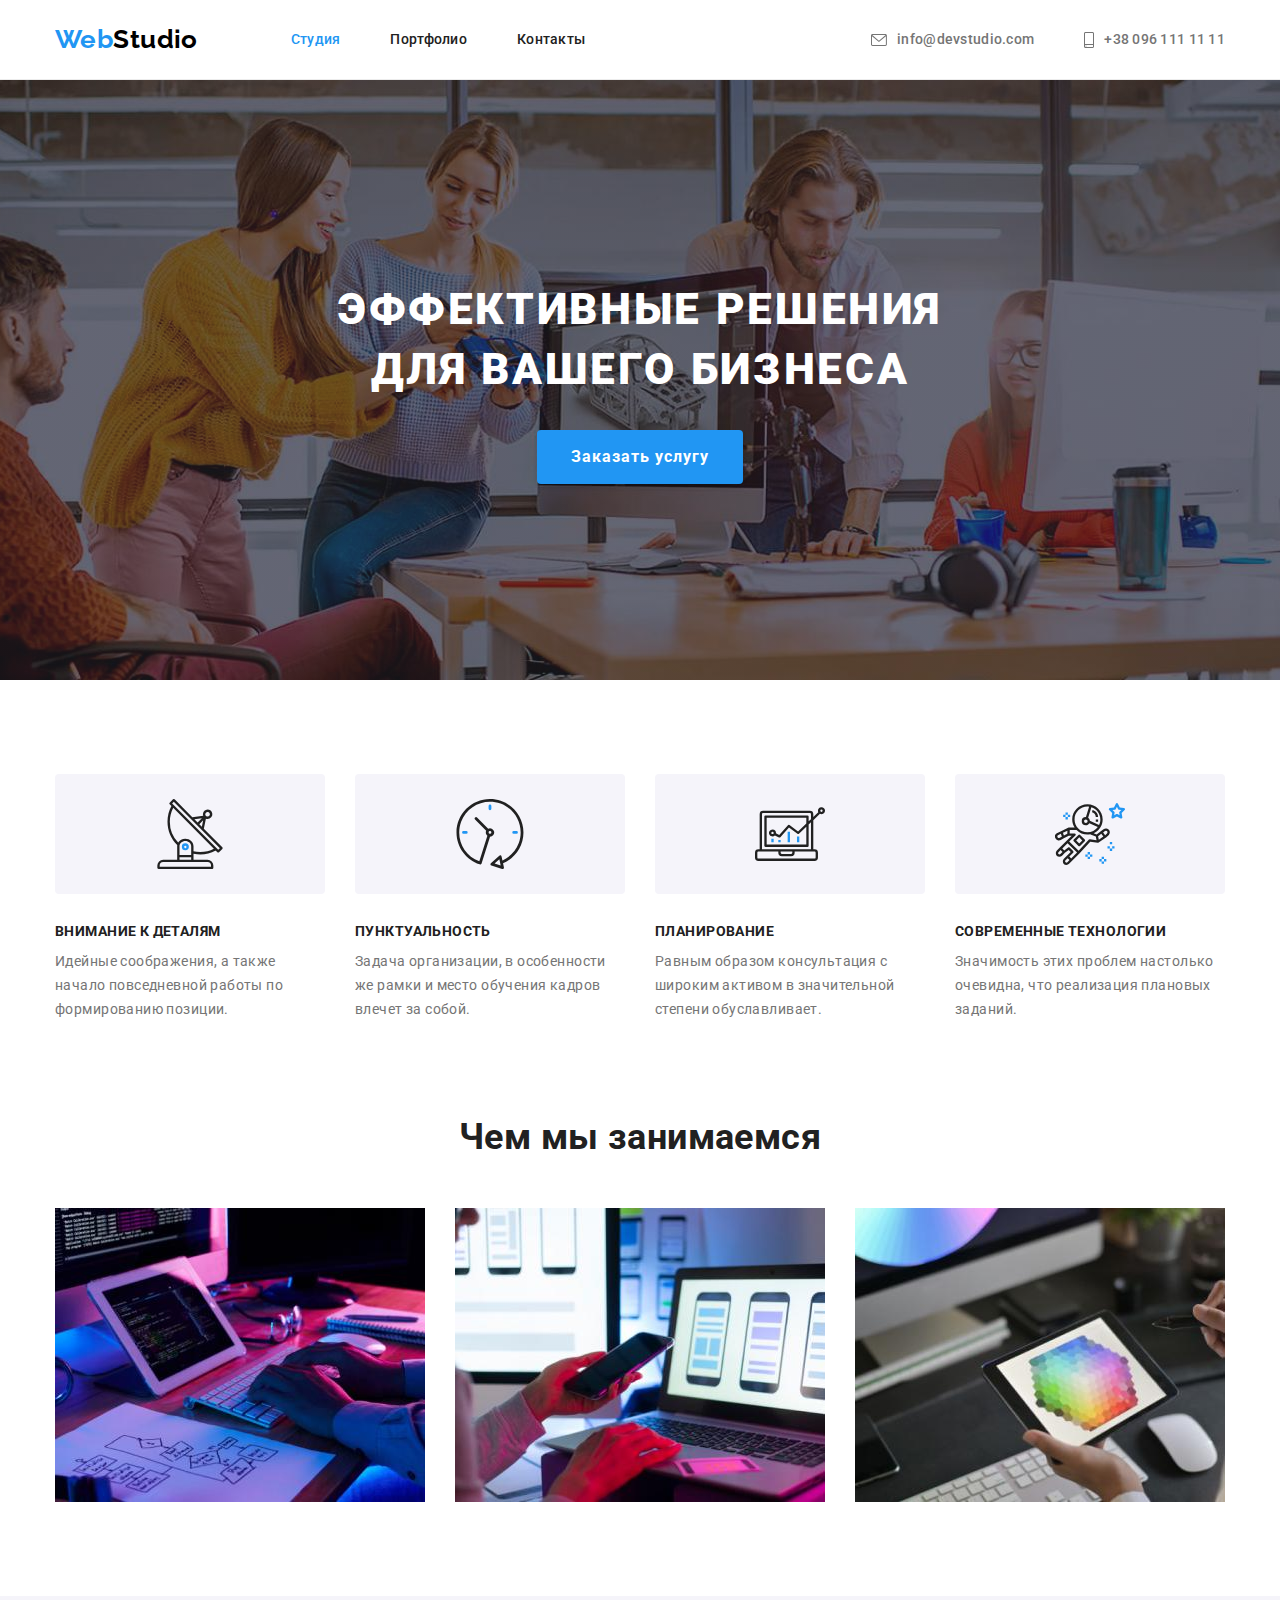
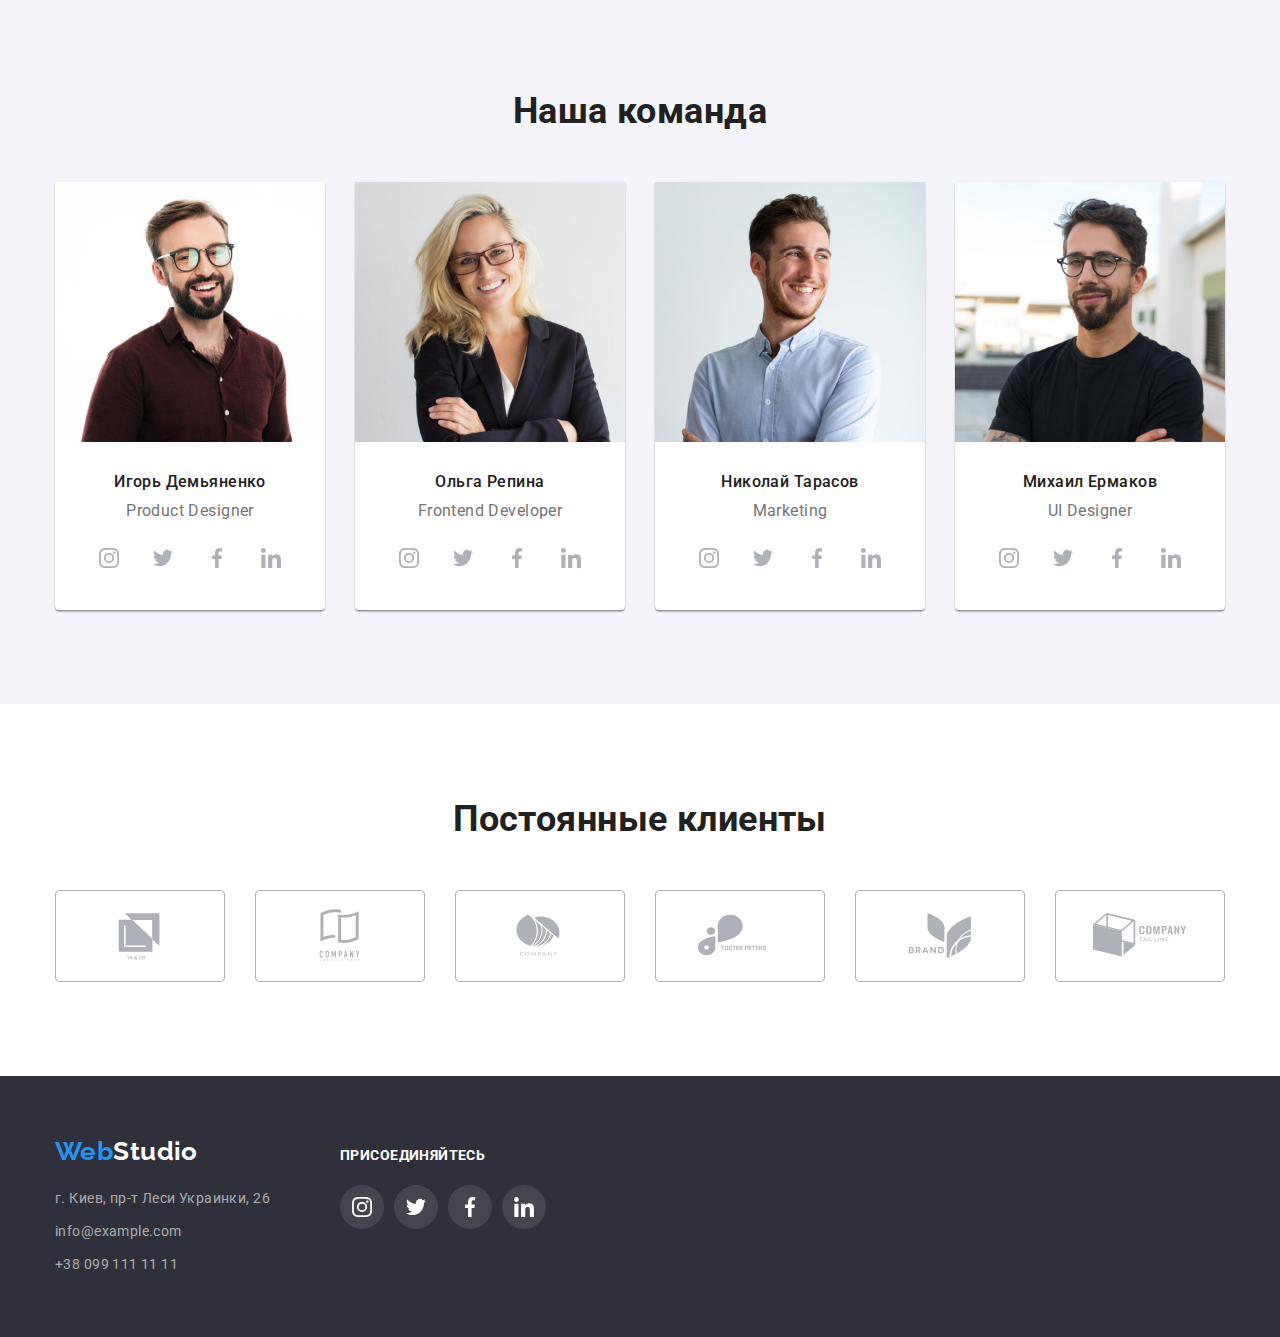
<file: index.html>
<!DOCTYPE html>
<html lang="ru">
  <head>
    <meta charset="UTF-8" />
    <meta http-equiv="X-UA-Compatible" content="IE=edge" />
    <meta name="viewport" content="width=device-width, initial-scale=1.0" />
    <title>Студия</title>
    <link rel="preconnect" href="https://fonts.googleapis.com" />
    <link rel="preconnect" href="https://fonts.gstatic.com" crossorigin />
    <link
      href="https://fonts.googleapis.com/css2?family=Raleway:wght@700&family=Roboto:wght@400;500;700;900&display=swap"
      rel="stylesheet"
    />
    <link
      rel="stylesheet"
      href="https://cdnjs.cloudflare.com/ajax/libs/modern-normalize/1.0.0/modern-normalize.min.css"
    />
    <link rel="stylesheet" href="./css/styles.css" />
  </head>

  <body>
    <!-- Header section -->
    <header class="page-header">
      <div class="container menu">
        <nav class="navigation">
          <!-- Logo -->
          <a href="./index.html" class="logo link">Web<span class="logo-black">Studio</span></a>
          <!-- Menu -->
          <ul class="nav-menu list">
            <li class="item"><a href="./index.html" class="page current link">Студия</a></li>
            <li class="item"><a href="./portfolio.html" class="page link">Портфолио</a></li>
            <li class="item"><a href="" class="page link">Контакты</a></li>
          </ul>
        </nav>
        <!-- Contacts -->
        <ul class="contacts-menu list">
          <li class="item">
            <a href="mailto:info@devstudio.com" class="contact link">
              <svg class="icons-header" width="16px" height="16px">
                <use href="./images/icons.svg#header-mail"></use>
              </svg>
              info@devstudio.com</a
            >
          </li>
          <li class="item">
            <a href="tel:+380961111111" class="contact link">
              <svg class="icons-header" width="10px" height="16px">
                <use href="./images/icons.svg#header-smartphone"></use>
              </svg>
              +38 096 111 11 11</a
            >
          </li>
        </ul>
      </div>
    </header>

    <!-- Main content section -->
    <main>
      <!-- Hero section -->
      <section class="hero">
        <div class="container">
          <h1 class="hero-title">Эффективные решения <br />для вашего бизнеса</h1>
          <button type="button" class="button primary">Заказать услугу</button>
        </div>
      </section>

      <!-- Benefits section -->
      <section class="section">
        <div class="container">
          <!-- <h2 class="section-title-hide">Наши преимущества</h2> -->
          <ul class="benefits list">
            <li class="item">
              <div class="icon">
                <svg class="antenna" width="70px" height="70px">
                  <use href="./images/icons.svg#benefits-antenna"></use>
                </svg>
              </div>
              <h3 class="title">Внимание к деталям</h3>
              <p class="description">
                Идейные соображения, а также начало повседневной работы по формированию позиции.
              </p>
            </li>
            <li class="item">
              <div class="icon">
                <svg class="antenna" width="70px" height="70px">
                  <use href="./images/icons.svg#benefits-clock"></use>
                </svg>
              </div>
              <h3 class="title">Пунктуальность</h3>
              <p class="description">
                Задача организации, в особенности же рамки и место обучения кадров влечет за собой.
              </p>
            </li>
            <li class="item">
              <div class="icon">
                <svg class="antenna" width="70px" height="70px">
                  <use href="./images/icons.svg#benefits-diagram"></use>
                </svg>
              </div>
              <h3 class="title">Планирование</h3>
              <p class="description">
                Равным образом консультация с широким активом в значительной степени обуславливает.
              </p>
            </li>
            <li class="item">
              <div class="icon">
                <svg class="antenna" width="70px" height="70px">
                  <use href="./images/icons.svg#benefits-astronaut"></use>
                </svg>
              </div>
              <h3 class="title">Современные технологии</h3>
              <p class="description">
                Значимость этих проблем настолько очевидна, что реализация плановых заданий.
              </p>
            </li>
          </ul>
        </div>
      </section>

      <!-- What we do section -->
      <section class="section no-top-padding">
        <div class="container">
          <h2 class="section-title">Чем мы занимаемся</h2>
          <ul class="what-we-do list">
            <li class="item">
              <img
                class="image"
                src="./images/what-we-do-1.jpg"
                alt="Десктопные приложения"
                width="370"
                height="294"
              />
            </li>
            <li class="item">
              <img
                class="image"
                src="./images/what-we-do-2.jpg"
                alt="Мобильные приложения"
                width="370"
                height="294"
              />
            </li>
            <li class="item">
              <img
                class="image"
                src="./images/what-we-do-3.jpg"
                alt="Дизайнерские решения"
                width="370"
                height="294"
              />
            </li>
          </ul>
        </div>
      </section>

      <!-- Our team section -->
      <section class="section bg-team">
        <div class="container">
          <h2 class="section-title">Наша команда</h2>
          <ul class="team list">
            <li class="item">
              <img
                class="image"
                src="./images/team-1.jpg"
                alt="Product Designer"
                width="270"
                height="260"
              />
              <h3 class="name">Игорь Демьяненко</h3>
              <p class="position">Product Designer</p>
              <ul class="social-team list">
                <li class="icon-item">
                  <a
                    href="https://www.instagram.com/"
                    target="_blank"
                    rel="noopener noreferrer"
                    class="link"
                    aria-label="Ссылка на Instagram"
                  >
                    <svg class="icon" width="20px" height="20px">
                      <use href="./images/icons.svg#instagram"></use>
                    </svg>
                  </a>
                </li>
                <li class="icon-item">
                  <a
                    href="https://twitter.com/"
                    target="_blank"
                    rel="noopener noreferrer"
                    class="link"
                    aria-label="Ссылка на Twitter"
                  >
                    <svg class="icon" width="20px" height="20px">
                      <use href="./images/icons.svg#twitter"></use>
                    </svg>
                  </a>
                </li>
                <li class="icon-item">
                  <a
                    href="https://www.facebook.com/"
                    target="_blank"
                    rel="noopener noreferrer"
                    class="link"
                    aria-label="Ссылка на Facebook"
                  >
                    <svg class="icon" width="20px" height="20px">
                      <use href="./images/icons.svg#facebook"></use>
                    </svg>
                  </a>
                </li>
                <li class="icon-item">
                  <a
                    href="https://www.linkedin.com/"
                    target="_blank"
                    rel="noopener noreferrer"
                    class="link"
                    aria-label="Ссылка на LinkedIn"
                  >
                    <svg class="icon" width="20px" height="20px">
                      <use href="./images/icons.svg#linkedin"></use>
                    </svg>
                  </a>
                </li>
              </ul>
            </li>
            <li class="item">
              <img
                class="image"
                src="./images/team-2.jpg"
                alt="Frontend Developer"
                width="270"
                height="260"
              />
              <h3 class="name">Ольга Репина</h3>
              <p class="position">Frontend Developer</p>
              <ul class="social-team list">
                <li class="icon-item">
                  <a
                    href="https://www.instagram.com/"
                    target="_blank"
                    rel="noopener noreferrer"
                    class="link"
                    aria-label="Ссылка на Instagram"
                  >
                    <svg class="icon" width="20px" height="20px">
                      <use href="./images/icons.svg#instagram"></use>
                    </svg>
                  </a>
                </li>
                <li class="icon-item">
                  <a
                    href="https://twitter.com/"
                    target="_blank"
                    rel="noopener noreferrer"
                    class="link"
                    aria-label="Ссылка на Twitter"
                  >
                    <svg class="icon" width="20px" height="20px">
                      <use href="./images/icons.svg#twitter"></use>
                    </svg>
                  </a>
                </li>
                <li class="icon-item">
                  <a
                    href="https://www.facebook.com/"
                    target="_blank"
                    rel="noopener noreferrer"
                    class="link"
                    aria-label="Ссылка на Facebook"
                  >
                    <svg class="icon" width="20px" height="20px">
                      <use href="./images/icons.svg#facebook"></use>
                    </svg>
                  </a>
                </li>
                <li class="icon-item">
                  <a
                    href="https://www.linkedin.com/"
                    target="_blank"
                    rel="noopener noreferrer"
                    class="link"
                    aria-label="Ссылка на LinkedIn"
                  >
                    <svg class="icon" width="20px" height="20px">
                      <use href="./images/icons.svg#linkedin"></use>
                    </svg>
                  </a>
                </li>
              </ul>
            </li>
            <li class="item">
              <img
                class="image"
                src="./images/team-3.jpg"
                alt="Marketing"
                width="270"
                height="260"
              />
              <h3 class="name">Николай Тарасов</h3>
              <p class="position">Marketing</p>
              <ul class="social-team list">
                <li class="icon-item">
                  <a
                    href="https://www.instagram.com/"
                    target="_blank"
                    rel="noopener noreferrer"
                    class="link"
                    aria-label="Ссылка на Instagram"
                  >
                    <svg class="icon" width="20px" height="20px">
                      <use href="./images/icons.svg#instagram"></use>
                    </svg>
                  </a>
                </li>
                <li class="icon-item">
                  <a
                    href="https://twitter.com/"
                    target="_blank"
                    rel="noopener noreferrer"
                    class="link"
                    aria-label="Ссылка на Twitter"
                  >
                    <svg class="icon" width="20px" height="20px">
                      <use href="./images/icons.svg#twitter"></use>
                    </svg>
                  </a>
                </li>
                <li class="icon-item">
                  <a
                    href="https://www.facebook.com/"
                    target="_blank"
                    rel="noopener noreferrer"
                    class="link"
                    aria-label="Ссылка на Facebook"
                  >
                    <svg class="icon" width="20px" height="20px">
                      <use href="./images/icons.svg#facebook"></use>
                    </svg>
                  </a>
                </li>
                <li class="icon-item">
                  <a
                    href="https://www.linkedin.com/"
                    target="_blank"
                    rel="noopener noreferrer"
                    class="link"
                    aria-label="Ссылка на LinkedIn"
                  >
                    <svg class="icon" width="20px" height="20px">
                      <use href="./images/icons.svg#linkedin"></use>
                    </svg>
                  </a>
                </li>
              </ul>
            </li>
            <li class="item">
              <img
                class="image"
                src="./images/team-4.jpg"
                alt="UI Designer"
                width="270"
                height="260"
              />
              <h3 class="name">Михаил Ермаков</h3>
              <p class="position">UI Designer</p>
              <ul class="social-team list">
                <li class="icon-item">
                  <a
                    href="https://www.instagram.com/"
                    target="_blank"
                    rel="noopener noreferrer"
                    class="link"
                    aria-label="Ссылка на Instagram"
                  >
                    <svg class="icon" width="20px" height="20px">
                      <use href="./images/icons.svg#instagram"></use>
                    </svg>
                  </a>
                </li>
                <li class="icon-item">
                  <a
                    href="https://twitter.com/"
                    target="_blank"
                    rel="noopener noreferrer"
                    class="link"
                    aria-label="Ссылка на Twitter"
                  >
                    <svg class="icon" width="20px" height="20px">
                      <use href="./images/icons.svg#twitter"></use>
                    </svg>
                  </a>
                </li>
                <li class="icon-item">
                  <a
                    href="https://www.facebook.com/"
                    target="_blank"
                    rel="noopener noreferrer"
                    class="link"
                    aria-label="Ссылка на Facebook"
                  >
                    <svg class="icon" width="20px" height="20px">
                      <use href="./images/icons.svg#facebook"></use>
                    </svg>
                  </a>
                </li>
                <li class="icon-item">
                  <a
                    href="https://www.linkedin.com/"
                    target="_blank"
                    rel="noopener noreferrer"
                    class="link"
                    aria-label="Ссылка на LinkedIn"
                  >
                    <svg class="icon" width="20px" height="20px">
                      <use href="./images/icons.svg#linkedin"></use>
                    </svg>
                  </a>
                </li>
              </ul>
            </li>
          </ul>
        </div>
      </section>

      <!-- Our clients section -->
      <section class="section">
        <div class="container">
          <h2 class="section-title">Постоянные клиенты</h2>
          <ul class="partners list">
            <li class="item">
              <a href="" class="link" aria-label="Клиент номер 1">
                <svg class="icon" width="106px" height="60px">
                  <use href="./images/icons.svg#partner-1"></use>
                </svg>
              </a>
            </li>
            <li class="item">
              <a href="" class="link" aria-label="Клиент номер 2">
                <svg class="icon" width="106px" height="60px">
                  <use href="./images/icons.svg#partner-2"></use>
                </svg>
              </a>
            </li>
            <li class="item">
              <a href="" class="link" aria-label="Клиент номер 3">
                <svg class="icon" width="106px" height="60px">
                  <use href="./images/icons.svg#partner-3"></use>
                </svg>
              </a>
            </li>
            <li class="item">
              <a href="" class="link" aria-label="Клиент номер 4">
                <svg class="icon" width="106px" height="60px">
                  <use href="./images/icons.svg#partner-4"></use>
                </svg>
              </a>
            </li>
            <li class="item">
              <a href="" class="link" aria-label="Клиент номер 5">
                <svg class="icon" width="106px" height="60px">
                  <use href="./images/icons.svg#partner-5"></use>
                </svg>
              </a>
            </li>
            <li class="item">
              <a href="" class="link" aria-label="Клиент номер 6">
                <svg class="icon" width="106px" height="60px">
                  <use href="./images/icons.svg#partner-6"></use>
                </svg>
              </a>
            </li>
          </ul>
        </div>
      </section>
    </main>

    <!-- Footer section -->
    <footer class="page-footer">
      <div class="container">
        <div class="footer">
          <div class="footer-address">
            <!-- Logo -->
            <a href="./index.html" class="logo link">Web<span class="logo-white">Studio</span></a>
            <!-- Contact information-->
            <address class="address-contacts">
              <ul class="address list">
                <li class="item">
                  <a
                    href="https://goo.gl/maps/vCiYrMbjBU7yePGX8"
                    target="_blank"
                    rel="noopener noreferrer"
                    class="contact link"
                    >г. Киев, пр-т Леси Украинки, 26</a
                  >
                </li>
                <li class="item">
                  <a href="mailto:info@example.com" class="contact link">info@example.com</a>
                </li>
                <li class="item">
                  <a href="tel:+380991111111" class="contact link">+38 099 111 11 11</a>
                </li>
              </ul>
            </address>
          </div>

          <div class="footer-block">
            <b class="footer-heading">Присоединяйтесь</b>
            <ul class="social-footer list">
              <li class="icon-item">
                <a
                  href="https://www.instagram.com/"
                  target="_blank"
                  rel="noopener noreferrer"
                  class="link"
                  aria-label="Ссылка на Instagram"
                >
                  <svg class="icon" width="20px" height="20px">
                    <use href="./images/icons.svg#instagram"></use>
                  </svg>
                </a>
              </li>
              <li class="icon-item">
                <a
                  href="https://twitter.com/"
                  target="_blank"
                  rel="noopener noreferrer"
                  class="link"
                  aria-label="Ссылка на Twitter"
                >
                  <svg class="icon" width="20px" height="20px">
                    <use href="./images/icons.svg#twitter"></use>
                  </svg>
                </a>
              </li>
              <li class="icon-item">
                <a
                  href="https://www.facebook.com/"
                  target="_blank"
                  rel="noopener noreferrer"
                  class="link"
                  aria-label="Ссылка на Facebook"
                >
                  <svg class="icon" width="20px" height="20px">
                    <use href="./images/icons.svg#facebook"></use>
                  </svg>
                </a>
              </li>
              <li class="icon-item">
                <a
                  href="https://www.linkedin.com/"
                  target="_blank"
                  rel="noopener noreferrer"
                  class="link"
                  aria-label="Ссылка на LinkedIn"
                >
                  <svg class="icon" width="20px" height="20px">
                    <use href="./images/icons.svg#linkedin"></use>
                  </svg>
                </a>
              </li>
            </ul>
          </div>
        </div>
      </div>
    </footer>
  </body>
</html>
</file>
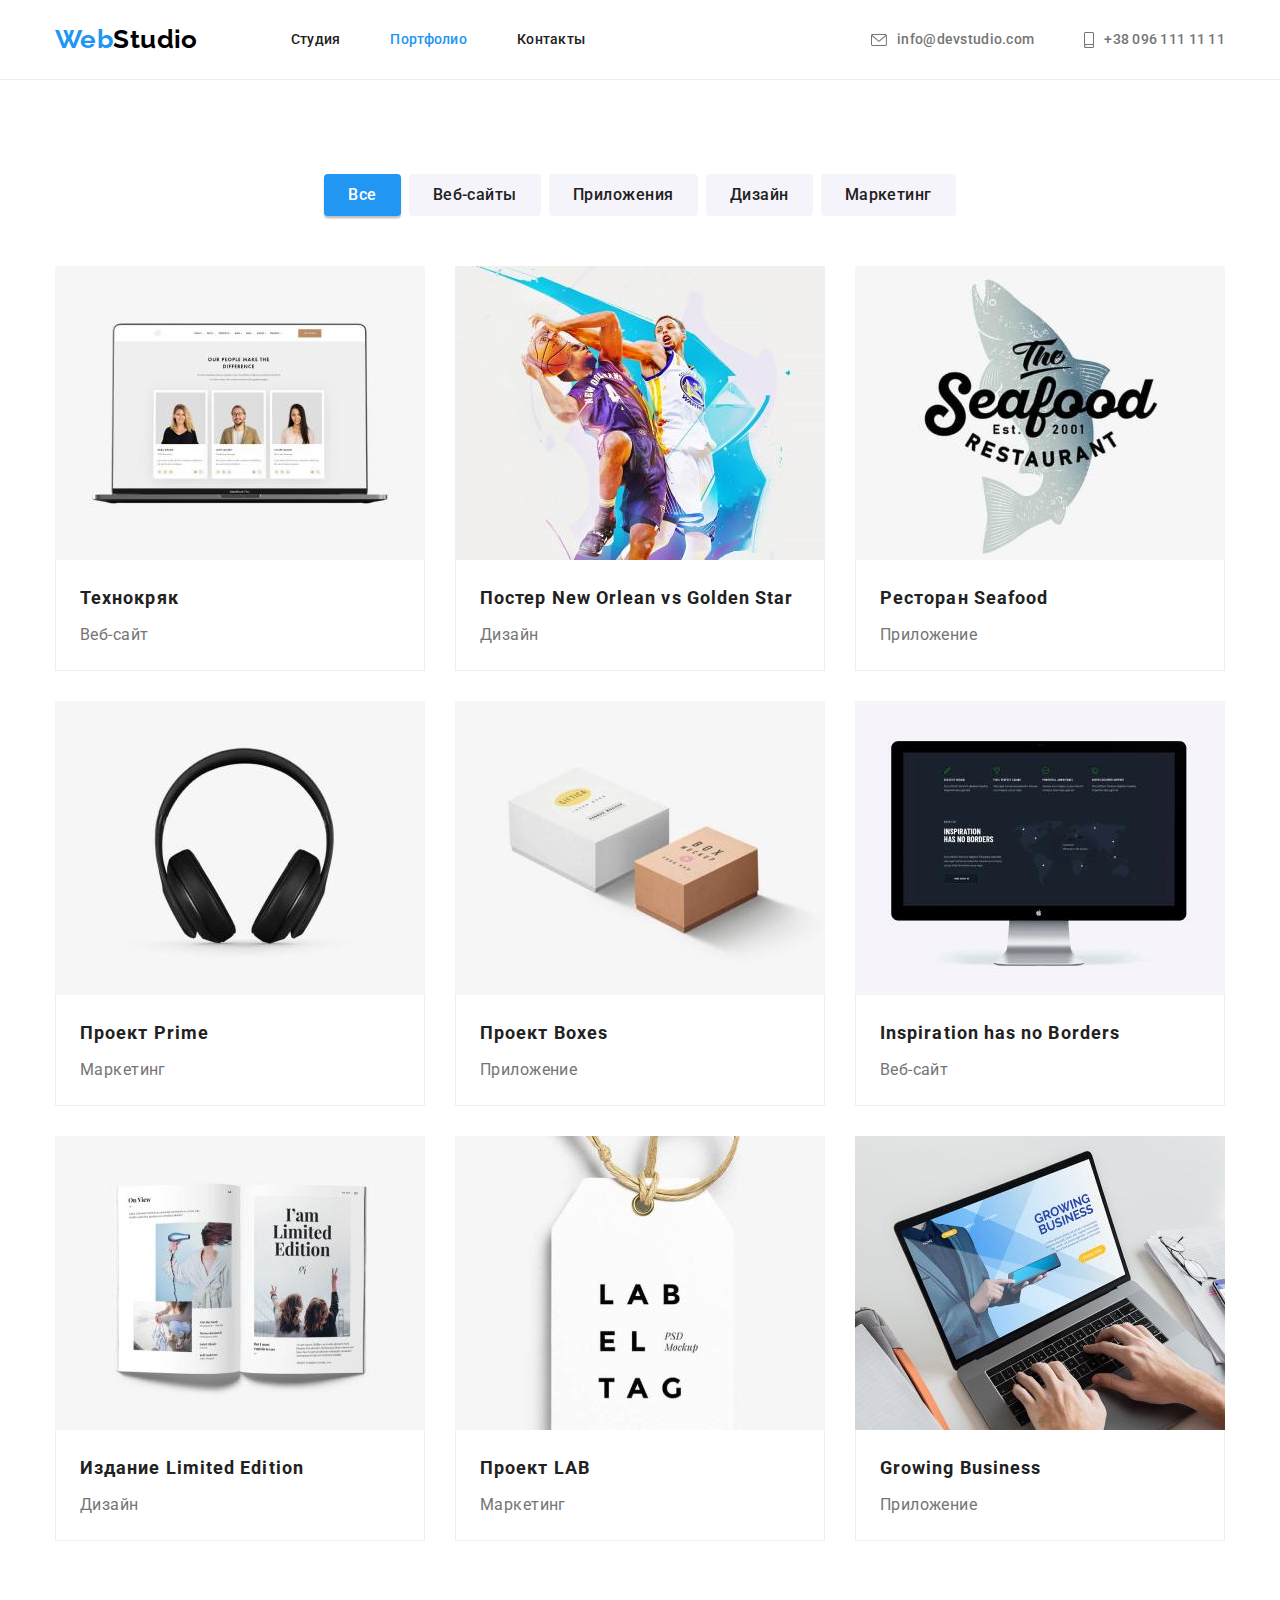
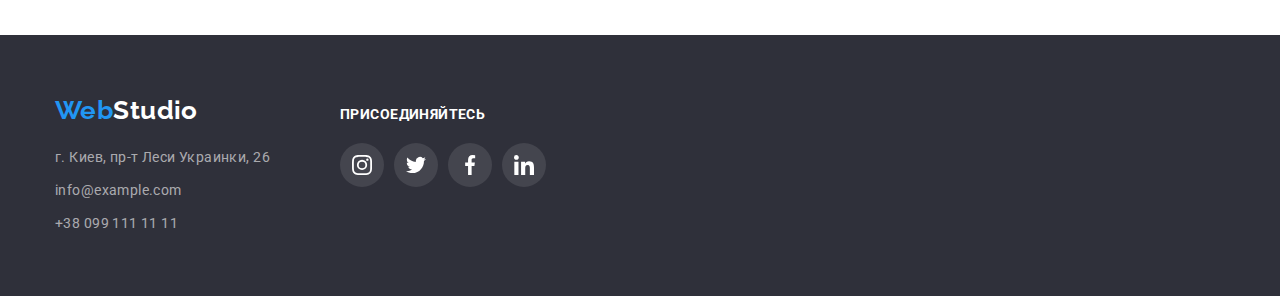
<file: portfolio.html>
<!DOCTYPE html>
<html lang="ru">
  <head>
    <meta charset="UTF-8" />
    <meta http-equiv="X-UA-Compatible" content="IE=edge" />
    <meta name="viewport" content="width=device-width, initial-scale=1.0" />
    <title>Портфолио</title>
    <link rel="preconnect" href="https://fonts.googleapis.com" />
    <link rel="preconnect" href="https://fonts.gstatic.com" crossorigin />
    <link
      href="https://fonts.googleapis.com/css2?family=Raleway:wght@700&family=Roboto:wght@400;500;700;900&display=swap"
      rel="stylesheet"
    />
    <link
      rel="stylesheet"
      href="https://cdnjs.cloudflare.com/ajax/libs/modern-normalize/1.0.0/modern-normalize.min.css"
    />
    <link rel="stylesheet" href="./css/styles.css" />
  </head>

  <body>
    <!-- Header section -->
    <header class="page-header">
      <div class="container menu">
        <nav class="navigation">
          <!-- Logo -->
          <a href="./index.html" class="logo link">Web<span class="logo-black">Studio</span></a>
          <!-- Menu -->
          <ul class="nav-menu list">
            <li class="item"><a href="./index.html" class="page link">Студия</a></li>
            <li class="item"><a href="./portfolio.html" class="page current link">Портфолио</a></li>
            <li class="item"><a href="" class="page link">Контакты</a></li>
          </ul>
        </nav>
        <!-- Contacts -->
        <ul class="contacts-menu list">
          <li class="item">
            <a href="mailto:info@devstudio.com" class="contact link">
              <svg class="icons-header" width="16px" height="16px">
                <use href="./images/icons.svg#header-mail"></use>
              </svg>
              info@devstudio.com</a
            >
          </li>
          <li class="item">
            <a href="tel:+380961111111" class="contact link">
              <svg class="icons-header" width="10px" height="16px">
                <use href="./images/icons.svg#header-smartphone"></use>
              </svg>
              +38 096 111 11 11</a
            >
          </li>
        </ul>
      </div>
    </header>

    <!-- Main content section -->
    <main>
      <!-- Portfolio section -->
      <section class="section">
        <div class="container">
          <!-- <h1 class="section-title-hide">Наше портфолио</h1> -->
          <!-- Filters -->
          <ul class="filters list">
            <li class="space"><button type="button" class="button filter current">Все</button></li>
            <li class="space"><button type="button" class="button filter">Веб-сайты</button></li>
            <li class="space"><button type="button" class="button filter">Приложения</button></li>
            <li class="space"><button type="button" class="button filter">Дизайн</button></li>
            <li class="space"><button type="button" class="button filter">Маркетинг</button></li>
          </ul>
          <!-- Projects -->
          <ul class="projects list">
            <li class="item">
              <a href="" class="project link">
                <img
                  class="image"
                  src="./images/portfolio-1.jpg"
                  alt="Веб-сайт"
                  width="370"
                  height="294"
                />
                <div class="substrate">
                  <h2 class="name">Технокряк</h2>
                  <p class="type">Веб-сайт</p>
                </div>
              </a>
            </li>
            <li class="item">
              <a href="" class="project link">
                <img
                  class="image"
                  src="./images/portfolio-2.jpg"
                  alt="Дизайн"
                  width="370"
                  height="294"
                />
                <div class="substrate">
                  <h2 class="name">Постер New Orlean vs Golden Star</h2>
                  <p class="type">Дизайн</p>
                </div>
              </a>
            </li>
            <li class="item">
              <a href="" class="project link">
                <img
                  class="image"
                  src="./images/portfolio-3.jpg"
                  alt="Приложение"
                  width="370"
                  height="294"
                />
                <div class="substrate">
                  <h2 class="name">Ресторан Seafood</h2>
                  <p class="type">Приложение</p>
                </div>
              </a>
            </li>
            <li class="item">
              <a href="" class="project link">
                <img
                  class="image"
                  src="./images/portfolio-4.jpg"
                  alt="Маркетинг"
                  width="370"
                  height="294"
                />
                <div class="substrate">
                  <h2 class="name">Проект Prime</h2>
                  <p class="type">Маркетинг</p>
                </div>
              </a>
            </li>
            <li class="item">
              <a href="" class="project link">
                <img
                  class="image"
                  src="./images/portfolio-5.jpg"
                  alt="Приложение"
                  width="370"
                  height="294"
                />
                <div class="substrate">
                  <h2 class="name">Проект Boxes</h2>
                  <p class="type">Приложение</p>
                </div>
              </a>
            </li>
            <li class="item">
              <a href="" class="project link">
                <img
                  class="image"
                  src="./images/portfolio-6.jpg"
                  alt="Веб-сайт"
                  width="370"
                  height="294"
                />
                <div class="substrate">
                  <h2 class="name">Inspiration has no Borders</h2>
                  <p class="type">Веб-сайт</p>
                </div>
              </a>
            </li>
            <li class="item">
              <a href="" class="project link">
                <img
                  class="image"
                  src="./images/portfolio-7.jpg"
                  alt="Дизайн"
                  width="370"
                  height="294"
                />
                <div class="substrate">
                  <h2 class="name">Издание Limited Edition</h2>
                  <p class="type">Дизайн</p>
                </div>
              </a>
            </li>
            <li class="item">
              <a href="" class="project link">
                <img
                  class="image"
                  src="./images/portfolio-8.jpg"
                  alt="Маркетинг"
                  width="370"
                  height="294"
                />
                <div class="substrate">
                  <h2 class="name">Проект LAB</h2>
                  <p class="type">Маркетинг</p>
                </div>
              </a>
            </li>
            <li class="item">
              <a href="" class="project link">
                <img
                  class="image"
                  src="./images/portfolio-9.jpg"
                  alt="Приложение"
                  width="370"
                  height="294"
                />
                <div class="substrate">
                  <h2 class="name">Growing Business</h2>
                  <p class="type">Приложение</p>
                </div>
              </a>
            </li>
          </ul>
        </div>
      </section>
    </main>

    <!-- Footer section -->
    <footer class="page-footer">
      <div class="container">
        <div class="footer">
          <div class="footer-address">
            <!-- Logo -->
            <a href="./index.html" class="logo link">Web<span class="logo-white">Studio</span></a>
            <!-- Contact information-->
            <address class="address-contacts">
              <ul class="address list">
                <li class="item">
                  <a
                    href="https://goo.gl/maps/vCiYrMbjBU7yePGX8"
                    target="_blank"
                    rel="noopener noreferrer"
                    class="contact link"
                    >г. Киев, пр-т Леси Украинки, 26</a
                  >
                </li>
                <li class="item">
                  <a href="mailto:info@example.com" class="contact link">info@example.com</a>
                </li>
                <li class="item">
                  <a href="tel:+380991111111" class="contact link">+38 099 111 11 11</a>
                </li>
              </ul>
            </address>
          </div>

          <div class="footer-block">
            <b class="footer-heading">Присоединяйтесь</b>
            <ul class="social-footer list">
              <li class="icon-item">
                <a
                  href="https://www.instagram.com/"
                  target="_blank"
                  rel="noopener noreferrer"
                  class="link"
                  aria-label="Ссылка на Instagram"
                >
                  <svg class="icon" width="20px" height="20px">
                    <use href="./images/icons.svg#instagram"></use>
                  </svg>
                </a>
              </li>
              <li class="icon-item">
                <a
                  href="https://twitter.com/"
                  target="_blank"
                  rel="noopener noreferrer"
                  class="link"
                  aria-label="Ссылка на Twitter"
                >
                  <svg class="icon" width="20px" height="20px">
                    <use href="./images/icons.svg#twitter"></use>
                  </svg>
                </a>
              </li>
              <li class="icon-item">
                <a
                  href="https://www.facebook.com/"
                  target="_blank"
                  rel="noopener noreferrer"
                  class="link"
                  aria-label="Ссылка на Facebook"
                >
                  <svg class="icon" width="20px" height="20px">
                    <use href="./images/icons.svg#facebook"></use>
                  </svg>
                </a>
              </li>
              <li class="icon-item">
                <a
                  href="https://www.linkedin.com/"
                  target="_blank"
                  rel="noopener noreferrer"
                  class="link"
                  aria-label="Ссылка на LinkedIn"
                >
                  <svg class="icon" width="20px" height="20px">
                    <use href="./images/icons.svg#linkedin"></use>
                  </svg>
                </a>
              </li>
            </ul>
          </div>
        </div>
      </div>
    </footer>
  </body>
</html>
</file>
<file: css/styles.css>
:root {
  --primary-text-color: #757575;
  --accent-color: #2196f3;
  --primary-white-color: #ffffff;
  --primary-black-color: #212121;
  --logo-black: #000000;
  --icon-color: #afb1b8;
  --text-white-opacity: rgba(255, 255, 255, 0.6);
  --button-primaty-hover: #188ce8;
  --button-filter: #f5f4fa;
  --background-black: #2f303a;
  --background-grey: #f5f4fa;
}

body {
  background-color: var(--primary-white-color);
  color: var(--primary-text-color);
  font-family: 'Roboto', sans-serif;
  font-size: 14px;
  letter-spacing: 0.03em;
}

h1,
h2,
h3,
h4,
h5,
h6,
p {
  margin: 0;
}

html {
  box-sizing: border-box;
}

*,
*::after,
*::before {
  box-sizing: inherit;
}

img {
  display: block;
  max-width: 100%;
  height: auto;
}
address {
  font-style: normal;
}

.link {
  text-decoration: none;
  color: inherit;
}

.section {
  padding-top: 94px;
  padding-bottom: 94px;
}

.section.no-top-padding {
  padding-top: 0;
}

.container {
  width: 1200px;
  padding-left: 15px;
  padding-right: 15px;
  margin-left: auto;
  margin-right: auto;
}

.list {
  list-style: none;
  padding: 0;
  margin: 0;
}

/*  Logo */
.logo {
  color: var(--accent-color);
  font-family: 'Raleway', sans-serif;
  font-weight: 700;
  font-size: 26px;
  line-height: 1.2;
}

.logo-black {
  color: var(--logo-black);
}

.logo-white {
  color: var(--primary-white-color);
}

/* Header section */
.menu,
.navigation,
.nav-menu,
.contacts-menu {
  display: flex;
  align-items: center;
}

.nav-menu {
  margin-left: 93px;
}

.contacts-menu {
  margin-left: auto;
}

.nav-menu .item:not(:last-child),
.contacts-menu .item:not(:last-child) {
  margin-right: 50px;
}

.nav-menu .page,
.contacts-menu .contact {
  display: inline-flex;
  padding-top: 32px;
  padding-bottom: 31px;
  color: var(--primary-black-color);
  font-weight: 500;
  font-size: 14px;
  line-height: 1.14;
  letter-spacing: 0.02em;
}

.contacts-menu .contact {
  color: var(--primary-text-color);
}

.icons-header {
  fill: currentColor;
  margin-right: 10px;
}

.nav-menu .page:hover,
.nav-menu .page:focus,
.nav-menu .page.current,
.contacts-menu .contact:hover,
.contacts-menu .contact:focus {
  color: var(--accent-color);
}

.page-header {
  border-bottom: 1px solid #ececec;
}

/* Footer section */
.page-footer {
  padding-top: 60px;
  padding-bottom: 60px;
  background-color: var(--background-black);
}

.footer {
  display: flex;
  flex-wrap: wrap;
  margin-top: -12px;
  margin-left: -70px;
  align-items: baseline;
}

.footer .logo {
  display: block;
  margin-bottom: 20px;
}

.address .contact {
  color: var(--text-white-opacity);
  font-weight: 400;
  font-size: 14px;
  line-height: 1.71;
}

.address .item:not(:last-child) {
  margin-bottom: 9px;
}

.address .contact:hover,
.address .contact:focus {
  color: var(--primary-white-color);
}

.footer-address,
.footer-block {
  margin-top: 12px;
  margin-left: 70px;
}

.footer-heading {
  display: flex;
  margin-bottom: 20px;
  color: var(--primary-white-color);
  font-weight: 700;
  line-height: 1.33;
  text-transform: uppercase;
}

.social-footer {
  display: flex;
}

.social-footer .icon-item + .icon-item {
  margin-left: 10px;
}

.social-footer .link {
  display: flex;
  justify-content: center;
  align-items: center;
  width: 44px;
  height: 44px;
  background-color: rgba(255, 255, 255, 0.1);
  color: var(--primary-white-color);
  border-radius: 50%;
}

.social-footer .link:hover,
.social-footer .link:focus {
  background-color: var(--accent-color);
  color: var(--primary-white-color);
}

.social-footer .icon {
  fill: currentColor;
}

/* Buttons */
.button {
  font-family: inherit;
  letter-spacing: 0.03em;
  cursor: pointer;
  border-color: transparent;
  border-radius: 4px;
}

.button.primary {
  padding: 10px 32px;
  background-color: var(--accent-color);
  color: var(--primary-white-color);
  font-weight: 700;
  font-size: 16px;
  line-height: 1.87;
  letter-spacing: 0.06em;
  box-shadow: 0px 4px 4px rgba(0, 0, 0, 0.15);
}

.button.primary:hover,
.button.primary:focus {
  background-color: var(--button-primaty-hover);
}

.filters {
  display: flex;
  justify-content: center;
  margin-bottom: 50px;
}

.filters .space + .space {
  margin-left: 8px;
}

.button.filter {
  padding: 6px 22px;
  background-color: var(--button-filter);
  color: var(--primary-black-color);
  font-weight: 500;
  font-size: 16px;
  line-height: 1.62;
}

.button.filter:hover,
.button.filter:focus,
.button.filter.current {
  background-color: var(--accent-color);
  color: var(--primary-white-color);
  box-shadow: 0px 3px 1px rgba(0, 0, 0, 0.1), 0px 1px 2px rgba(0, 0, 0, 0.08),
    0px 2px 2px rgba(0, 0, 0, 0.12);
}

/* Studio page */
.section-title {
  margin-bottom: 50px;
  color: var(--primary-black-color);
  font-weight: 700;
  font-size: 36px;
  line-height: 1.17;
  text-align: center;
}

/* Hero section */
.hero {
  padding-top: 200px;
  padding-bottom: 200px;
  height: 600px;
  margin-left: auto;
  margin-right: auto;
  text-align: center;
  background-color: var(--background-black);
  background-image: linear-gradient(to right, rgba(47, 48, 58, 0.4), rgba(47, 48, 58, 0.4)),
    url(../images/hero.jpg);
  background-repeat: no-repeat;
  background-position: center;
  background-size: cover;
}

.hero-title {
  margin-bottom: 30px;
  color: var(--primary-white-color);
  font-weight: 900;
  font-size: 44px;
  line-height: 1.36;
  letter-spacing: 0.06em;
  text-transform: uppercase;
}

/* Benefit section */
.benefits {
  display: flex;
  flex-wrap: wrap;
  margin-left: -30px;
  margin-top: -30px;
}

.benefits .item {
  flex-basis: calc(100% / 4 - 30px);
  margin-left: 30px;
  margin-top: 30px;
}

.benefits .icon {
  display: flex;
  justify-content: center;
  align-items: center;
  height: 120px;
  margin-bottom: 30px;
  background-color: var(--background-grey);
  border-radius: 4px;
}

.benefits .title {
  margin-bottom: 10px;
  color: var(--primary-black-color);
  font-weight: 700;
  font-size: 14px;
  line-height: 1.14;
  text-transform: uppercase;
}

.benefits .description {
  line-height: 1.71;
}

/* What we do section */
.what-we-do {
  display: flex;
  flex-wrap: wrap;
  margin-left: -30px;
  margin-top: -30px;
}

.what-we-do .item {
  flex-basis: calc(100% / 3 - 30px);
  margin-left: 30px;
  margin-top: 30px;
}

/* Team section */
.team {
  display: flex;
  flex-wrap: wrap;
  margin-left: -30px;
  margin-top: -30px;
}

.team .item {
  flex-basis: calc(100% / 4 - 30px);
  margin-left: 30px;
  margin-top: 30px;
}

.bg-team {
  background-color: var(--background-grey);
}

.team .item {
  padding-bottom: 30px;
  background-color: var(--primary-white-color);
  box-shadow: 0px 1px 3px rgba(0, 0, 0, 0.12), 0px 1px 1px rgba(0, 0, 0, 0.14),
    0px 2px 1px rgba(0, 0, 0, 0.2);
  border-radius: 0px 0px 4px 4px;
}

.team .image {
  margin-bottom: 30px;
}

.team .name,
.team .position {
  font-size: 16px;
  line-height: 1.19;
  text-align: center;
}

.team .name {
  margin-bottom: 10px;
  color: var(--primary-black-color);
  font-weight: 500;
}

.team .position {
  margin-bottom: 16px;
}

.social-team {
  display: flex;
  justify-content: center;
}

.social-team .icon-item + .icon-item {
  margin-left: 10px;
}

/* Another way to align social network links */

/* .social-team {
  display: flex;
  flex-wrap: wrap;
  margin-left: 22px;
  margin-top: -10px;
}

.social-team .icon-item {
  flex-basis: calc(100% / 4 - 32px);
  margin-left: 10px;
  margin-top: 10px;
} */

.social-team .link {
  display: flex;
  justify-content: center;
  align-items: center;
  width: 44px;
  height: 44px;
  background-color: var(--primary-white-color);
  color: var(--icon-color);
  border-radius: 50%;
}

.social-team .link:hover,
.social-team .link:focus {
  background-color: var(--accent-color);
  color: var(--primary-white-color);
}

.social-team .icon {
  fill: currentColor;
}

/* Partners section */

.partners {
  display: flex;
  flex-wrap: wrap;
  margin-left: -30px;
  margin-top: -30px;
}

.partners .item {
  flex-basis: calc(100% / 6 - 30px);
  margin-left: 30px;
  margin-top: 30px;
}

.partners .link {
  display: inline-flex;
  justify-content: center;
  align-items: center;
  width: 170px;
  height: 92px;
  color: var(--icon-color);
  border: 1px solid var(--icon-color);
  border-radius: 4px;
}

.partners .icon {
  fill: currentColor;
}

.partners .link:hover,
.partners .link:focus {
  border: 1px solid var(--accent-color);
  color: var(--accent-color);
}

/* Portfolio page */
.projects {
  display: flex;
  flex-wrap: wrap;
  margin-left: -30px;
  margin-top: -30px;
}

.projects .item {
  flex-basis: calc(100% / 3 - 30px);
  margin-left: 30px;
  margin-top: 30px;
}

.projects .item:hover,
.projects .item:focus {
  box-shadow: 0px 1px 1px rgba(0, 0, 0, 0.12), 0px 4px 4px rgba(0, 0, 0, 0.06),
    1px 4px 6px rgba(0, 0, 0, 0.16);
}

.substrate {
  background-color: var(--primary-white-color);
  padding: 20px 24px;
  border: 1px solid #eeeeee;
  border-top: 0;
}

.project .name {
  margin-bottom: 4px;
  color: var(--primary-black-color);
  font-weight: 700;
  font-size: 18px;
  line-height: 2;
  letter-spacing: 0.06em;
}

.project .type {
  color: var(--primary-text-color);
  font-weight: 400;
  font-size: 16px;
  line-height: 1.87;
}
</file>
